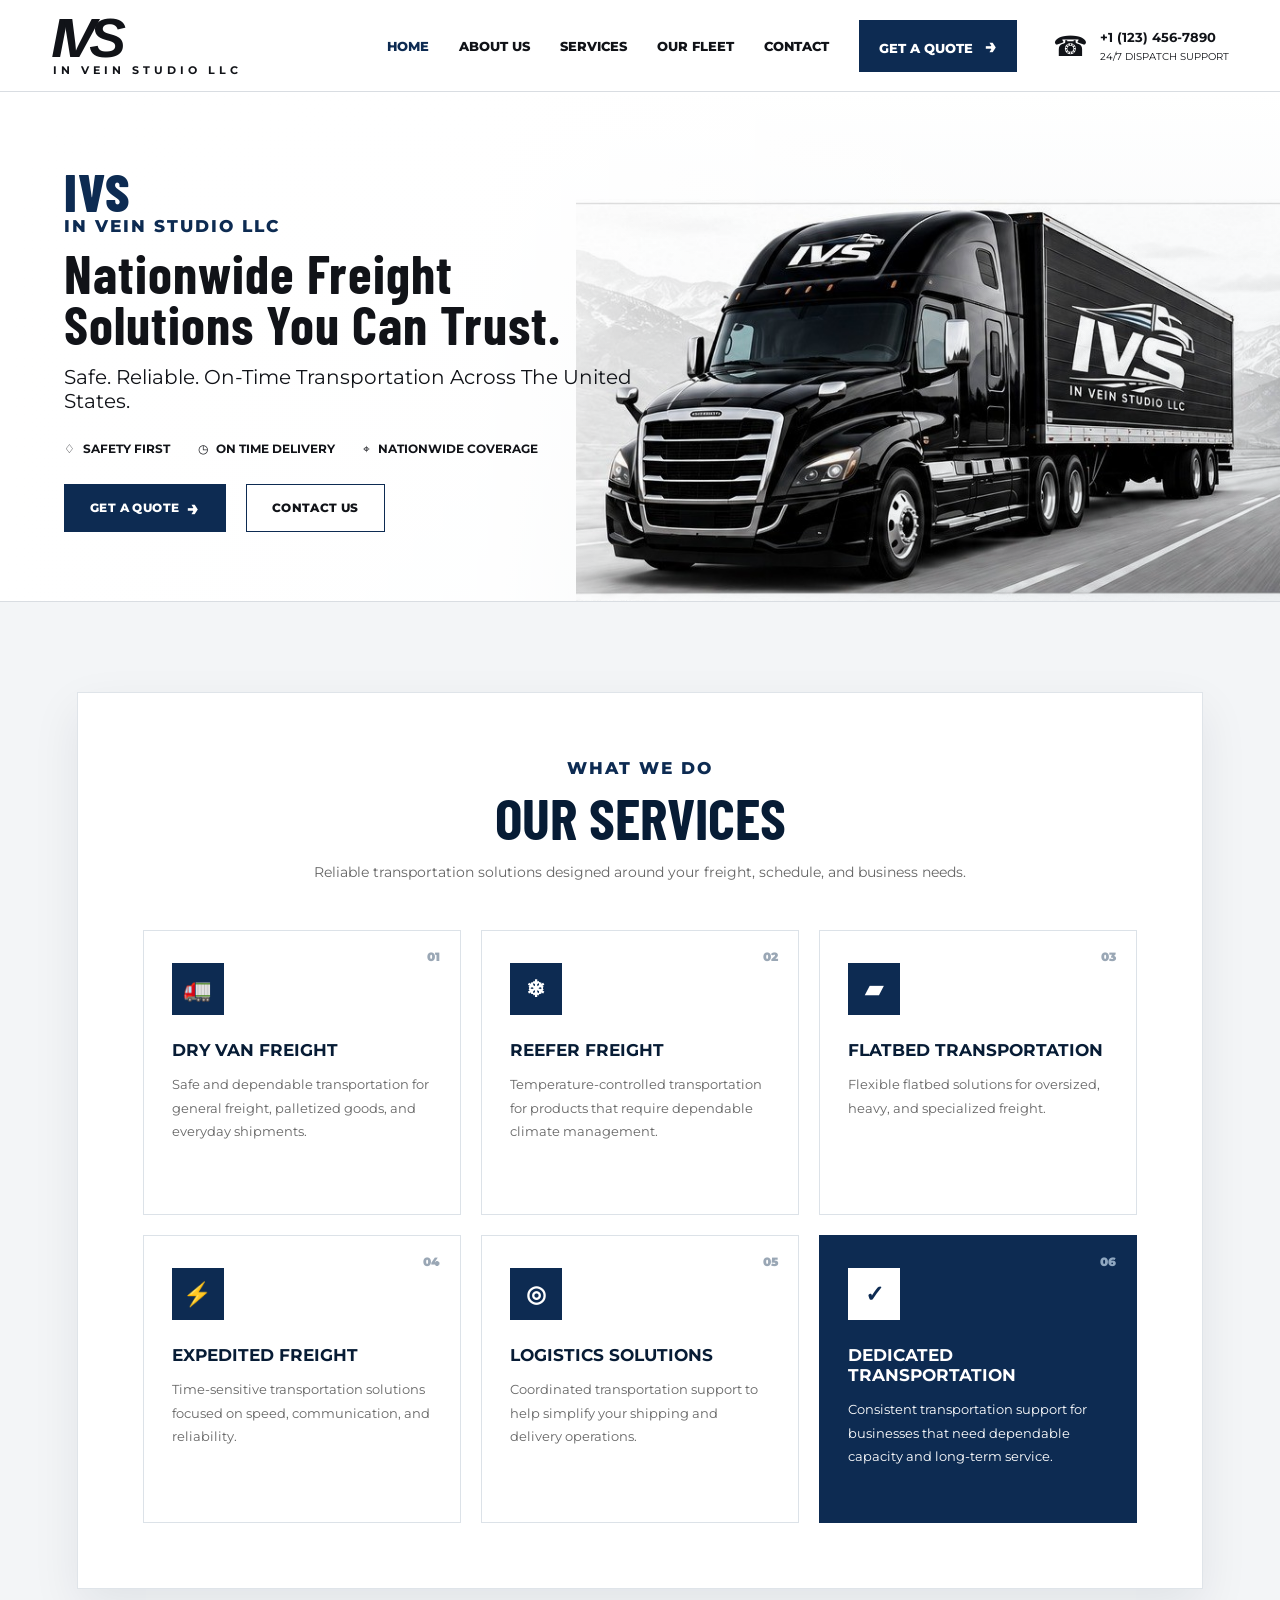
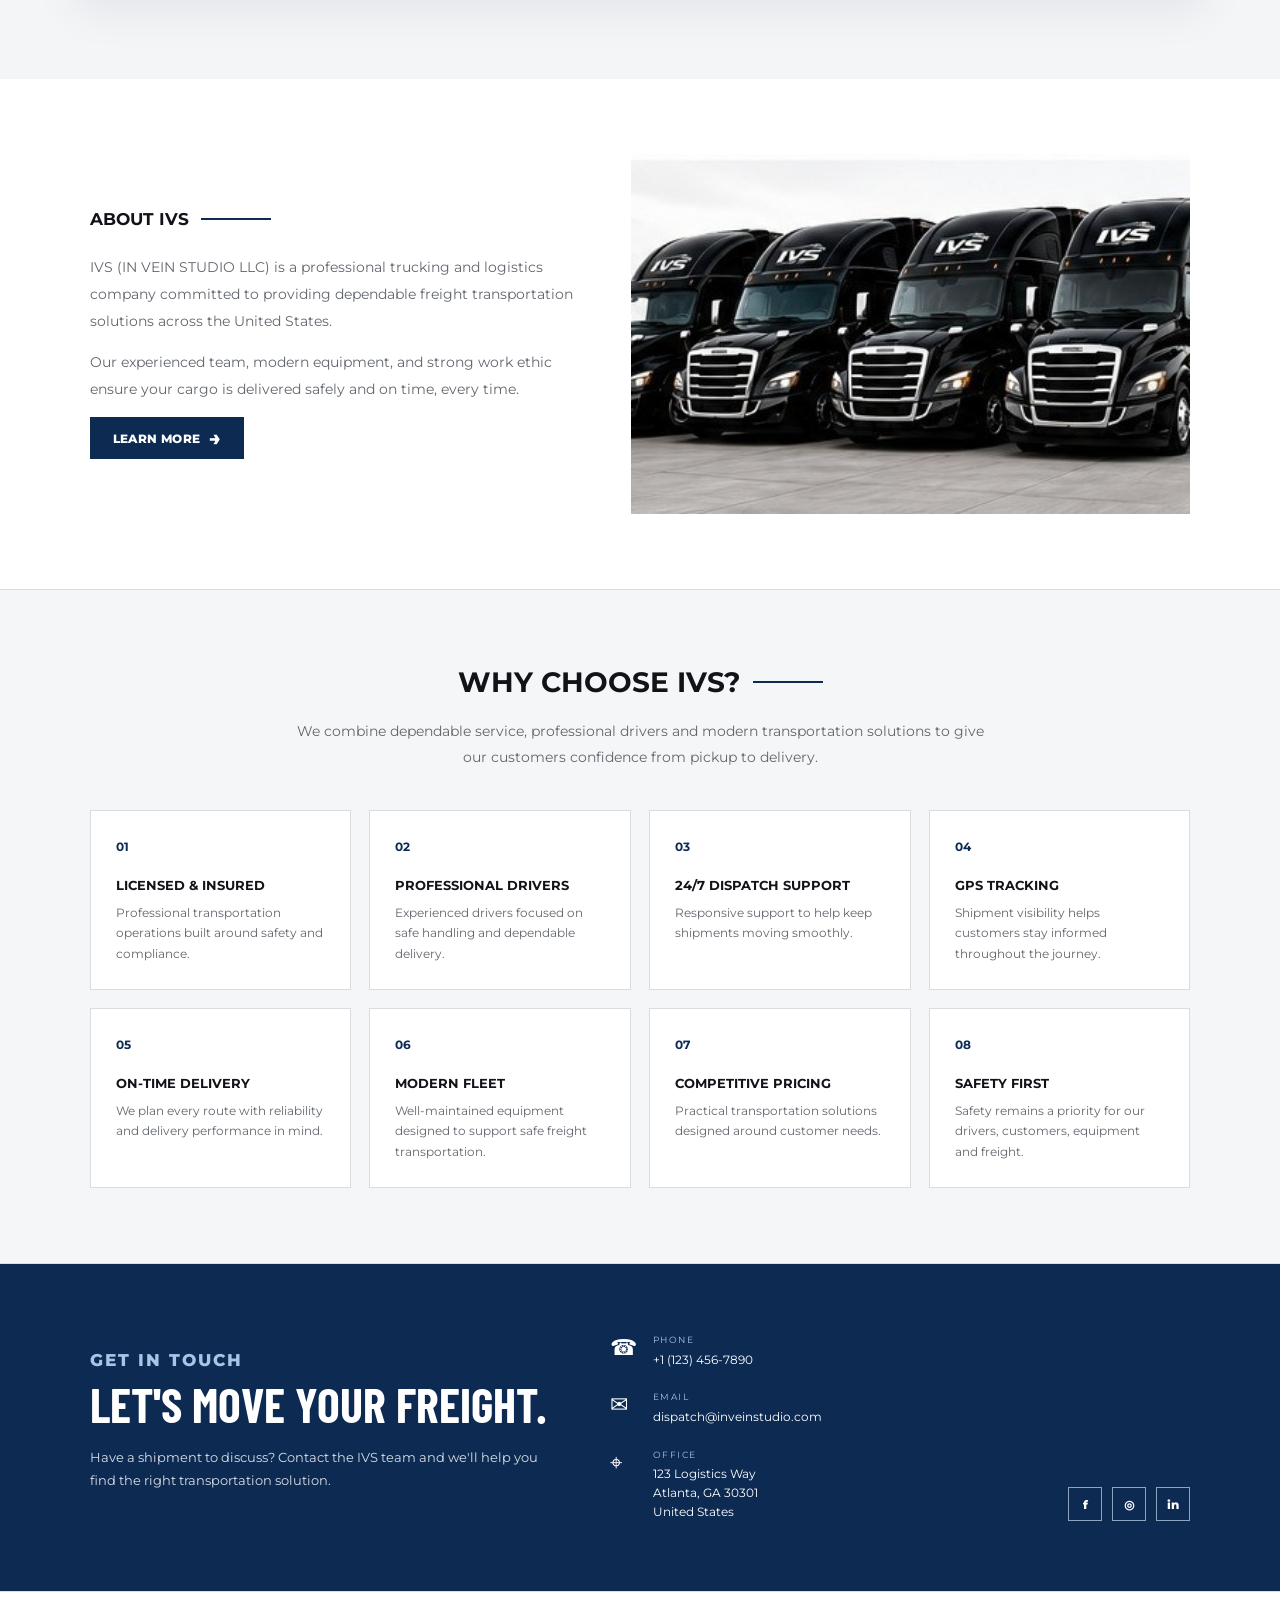
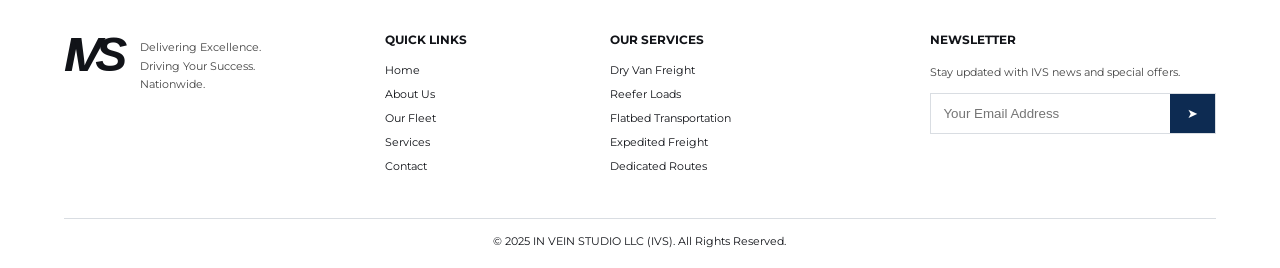
<file: index.html>
<!DOCTYPE html>
<html lang="en">
<head>
  <meta charset="UTF-8">
  <meta name="viewport" content="width=device-width, initial-scale=1.0">

  <title>IVS – In Vein Studio LLC | Nationwide Freight Solutions</title>

  <meta name="description"
        content="IVS – In Vein Studio LLC provides reliable nationwide freight and trucking solutions across the United States.">

   <meta name="keywords" content="IVS, In Vein Studio LLC, trucking, freight, logistics, nationwide transportation">

   <meta name="theme-color" content="#0d2b52">
   
  <meta name="google-site-verification" content="SS88S6TOyUs8EuVmJc8j4MpnrCzIo7sKlIQFgjvzWRk" />

  <meta name="robots" content="index, follow">

  <link rel="icon" type="image/png" href="/logo.png">

  <link rel="canonical" href="https://ivs-llc.vercel.app/">

  <!-- Tell Google the preferred site name -->
  <script type="application/ld+json">
  {
    "@context": "https://schema.org",
    "@type": "WebSite",
    "name": "IVS – In Vein Studio LLC",
    "alternateName": "IVS",
    "url": "https://ivs-llc.vercel.app/"
  }
  </script>

  <!-- Tell Google the company logo -->
  <script type="application/ld+json">
  {
    "@context": "https://schema.org",
    "@type": "Organization",
    "name": "IVS – In Vein Studio LLC",
    "url": "https://ivs-llc.vercel.app/",
    "logo": "https://ivs-llc.vercel.app/logo.png"
  }
  </script>

  <link rel="stylesheet" href="style.css">
</head>







<body>
  <header class="site-header">
    <a class="brand" href="#home" aria-label="IVS Home">
      <span class="brand-mark">IVS</span>
      <span class="brand-sub">IN VEIN STUDIO LLC</span>
    </a>

    <button class="menu-toggle" aria-label="Open navigation" aria-expanded="false">☰</button>

    <nav class="nav" id="nav">
      <a class="active" href="#home">HOME</a>
      <a href="/about.html">ABOUT US</a>
      <a href="#services">SERVICES</a>
      <a href="#fleet">OUR FLEET</a>
      <a href="#contact">CONTACT</a>
      <a class="nav-quote" href="#quote">GET A QUOTE <span>→</span></a>
    </nav>

    <div class="header-phone">
      <span class="phone-icon">☎</span>
      <div><strong>+1 (123) 456-7890</strong><small>24/7 DISPATCH SUPPORT</small></div>
    </div>
  </header>

  <main>
    <section class="hero" id="home">
      <div class="hero-bg"></div>
      <div class="hero-content">
        <h1 class="eyebrow">IVS</h1>
        <p class="eyebrow">IN VEIN STUDIO LLC</p>
        
        <h2>Nationwide Freight<br> Solutions You Can Trust.</h2>

        <p class="hero-copy">Safe. Reliable. On-Time Transportation Across The United States.</p>

        <div class="trust-row">
          <span>♢ <b>SAFETY FIRST</b></span>
          <span>◷ <b>ON TIME DELIVERY</b></span>
          <span>⌖ <b>NATIONWIDE COVERAGE</b></span>
        </div>

        <div class="hero-actions">
          <a class="btn primary" href="#quote">GET A QUOTE <span>→</span></a>
          <a class="btn outline" href="#contact">CONTACT US</a>
        </div>
      </div>
      <img class="hero-truck" src="hero-truck.jpg" alt="IVS semi truck">
    </section>

    
<section id="services" class="services-section">
  <div class="services-container">
    <div class="section-heading">
      <p class="eyebrow">WHAT WE DO</p>
      <h2>OUR SERVICES</h2>
      <p>Reliable transportation solutions designed around your freight, schedule, and business needs.</p>
    </div>

    <div class="services-grid">
      <article class="service-card">
        <div class="service-number">01</div>
        <div class="service-icon">🚛</div>
        <h3>DRY VAN FREIGHT</h3>
        <p>Safe and dependable transportation for general freight, palletized goods, and everyday shipments.</p>
        
      </article>

      <article class="service-card">
        <div class="service-number">02</div>
        <div class="service-icon">❄</div>
        <h3>REEFER FREIGHT</h3>
        <p>Temperature-controlled transportation for products that require dependable climate management.</p>
        
      </article>

      <article class="service-card">
        <div class="service-number">03</div>
        <div class="service-icon">▰</div>
        <h3>FLATBED TRANSPORTATION</h3>
        <p>Flexible flatbed solutions for oversized, heavy, and specialized freight.</p>
        
      </article>

      <article class="service-card">
        <div class="service-number">04</div>
        <div class="service-icon">⚡</div>
        <h3>EXPEDITED FREIGHT</h3>
        <p>Time-sensitive transportation solutions focused on speed, communication, and reliability.</p>
        
      </article>

      <article class="service-card">
        <div class="service-number">05</div>
        <div class="service-icon">◎</div>
        <h3>LOGISTICS SOLUTIONS</h3>
        <p>Coordinated transportation support to help simplify your shipping and delivery operations.</p>
        
      </article>

      <article class="service-card service-card-featured">
        <div class="service-number">06</div>
        <div class="service-icon">✓</div>
        <h3>DEDICATED TRANSPORTATION</h3>
        <p>Consistent transportation support for businesses that need dependable capacity and long-term service.</p>
        
      </article>
    </div>
  </div>
</section>


    <section class="about-section" id="about">
      <div class="about-inner">
        <div class="about-copy">
          <div class="title-line"><h2>ABOUT IVS</h2><span></span></div>
          <p>IVS (IN VEIN STUDIO LLC) is a professional trucking and logistics company committed to providing dependable freight transportation solutions across the United States.</p>
          <p>Our experienced team, modern equipment, and strong work ethic ensure your cargo is delivered safely and on time, every time.</p>
          <a class="btn primary small" href="about.html">LEARN MORE <span>→</span></a>
        </div>
        <div class="fleet-image"><img src="fleet-trucks.jpg" alt="IVS fleet of trucks"></div>
      </div>
    </section>

    <section class="why-section" id="why-choose">
      <div class="why-inner">
        <div class="title-line"><h2>WHY CHOOSE IVS?</h2><span></span></div>
        <p class="section-intro">We combine dependable service, professional drivers and modern transportation solutions to give our customers confidence from pickup to delivery.</p>
        <div class="why-grid">
          <article><strong>01</strong><h3>LICENSED &amp; INSURED</h3><p>Professional transportation operations built around safety and compliance.</p></article>
          <article><strong>02</strong><h3>PROFESSIONAL DRIVERS</h3><p>Experienced drivers focused on safe handling and dependable delivery.</p></article>
          <article><strong>03</strong><h3>24/7 DISPATCH SUPPORT</h3><p>Responsive support to help keep shipments moving smoothly.</p></article>
          <article><strong>04</strong><h3>GPS TRACKING</h3><p>Shipment visibility helps customers stay informed throughout the journey.</p></article>
          <article><strong>05</strong><h3>ON-TIME DELIVERY</h3><p>We plan every route with reliability and delivery performance in mind.</p></article>
          <article><strong>06</strong><h3>MODERN FLEET</h3><p>Well-maintained equipment designed to support safe freight transportation.</p></article>
          <article><strong>07</strong><h3>COMPETITIVE PRICING</h3><p>Practical transportation solutions designed around customer needs.</p></article>
          <article><strong>08</strong><h3>SAFETY FIRST</h3><p>Safety remains a priority for our drivers, customers, equipment and freight.</p></article>
        </div>
      </div>
    </section>

    <section class="contact-section" id="contact">
      <div class="contact-inner">
        <div><p class="eyebrow">GET IN TOUCH</p><h2>LET'S MOVE YOUR FREIGHT.</h2><p class="contact-intro">Have a shipment to discuss? Contact the IVS team and we'll help you find the right transportation solution.</p></div>
        <div class="contact-details">
          <div><span>☎</span><div><small>PHONE</small><a href="tel:+11234567890">+1 (123) 456-7890</a></div></div>
          <div><span>✉</span><div><small>EMAIL</small><a href="mailto:dispatch@inveinstudio.com">dispatch@inveinstudio.com</a></div></div>
          <div><span>⌖</span><div><small>OFFICE</small><p>123 Logistics Way<br>Atlanta, GA 30301<br>United States</p></div></div>
        </div>
        <div class="socials"><a href="#" aria-label="Facebook">f</a><a href="#" aria-label="Instagram">◎</a><a href="#" aria-label="LinkedIn">in</a></div>
      </div>
    </section>

    <!-- <section class="quote-section" id="quote">
      <div>
        <p class="eyebrow">FAST • SAFE • RELIABLE</p>
        <h2>MOVE YOUR FREIGHT WITH CONFIDENCE.</h2>
        <p>Tell us what you need transported and our dispatch team will get back to you.</p>
      </div>
      <form id="quoteForm">
        <input name="name" placeholder="Your Name" required>
        <input name="email" type="email" placeholder="Email Address" required>
        <input name="phone" placeholder="Phone Number">
        <select name="service">
          <option>Dry Van Freight</option>
          <option>Reefer Loads</option>
          <option>Flatbed Transportation</option>
          <option>Expedited Freight</option>
          <option>Dedicated Routes</option>
          <option>Logistics Solutions</option>
        </select>
        <textarea name="message" placeholder="Tell us about your shipment"></textarea>
        <button class="btn primary" type="submit">REQUEST A QUOTE →</button>
        <p class="form-note" id="formNote"></p>
      </form>
    </section> -->
  </main>

  <footer class="footer">
    <div class="footer-brand">
      <div class="brand-mark">IVS</div>
      <p>Delivering Excellence.<br>Driving Your Success.<br>Nationwide.</p>
    </div>
    <div>
      <h3>QUICK LINKS</h3>
      <a href="#home">Home</a><a href="about.html">About Us</a><a href="#fleet">Our Fleet</a><a href="#services">Services</a><a href="#contact">Contact</a>
    </div>
    <div>
      <h3>OUR SERVICES</h3>
      <a href="#services">Dry Van Freight</a><a href="#services">Reefer Loads</a><a href="#services">Flatbed Transportation</a><a href="#services">Expedited Freight</a><a href="#services">Dedicated Routes</a>
    </div>
    <div>
      <h3>NEWSLETTER</h3>
      <p>Stay updated with IVS news and special offers.</p>
      <form class="newsletter" onsubmit="return false;">
        <input type="email" placeholder="Your Email Address">
        <button aria-label="Subscribe">➤</button>
      </form>
    </div>
    <div class="copyright">© 2025 IN VEIN STUDIO LLC (IVS). All Rights Reserved.</div>
  </footer>

  <script src="script.js"></script>
</body>
</html>
</file>
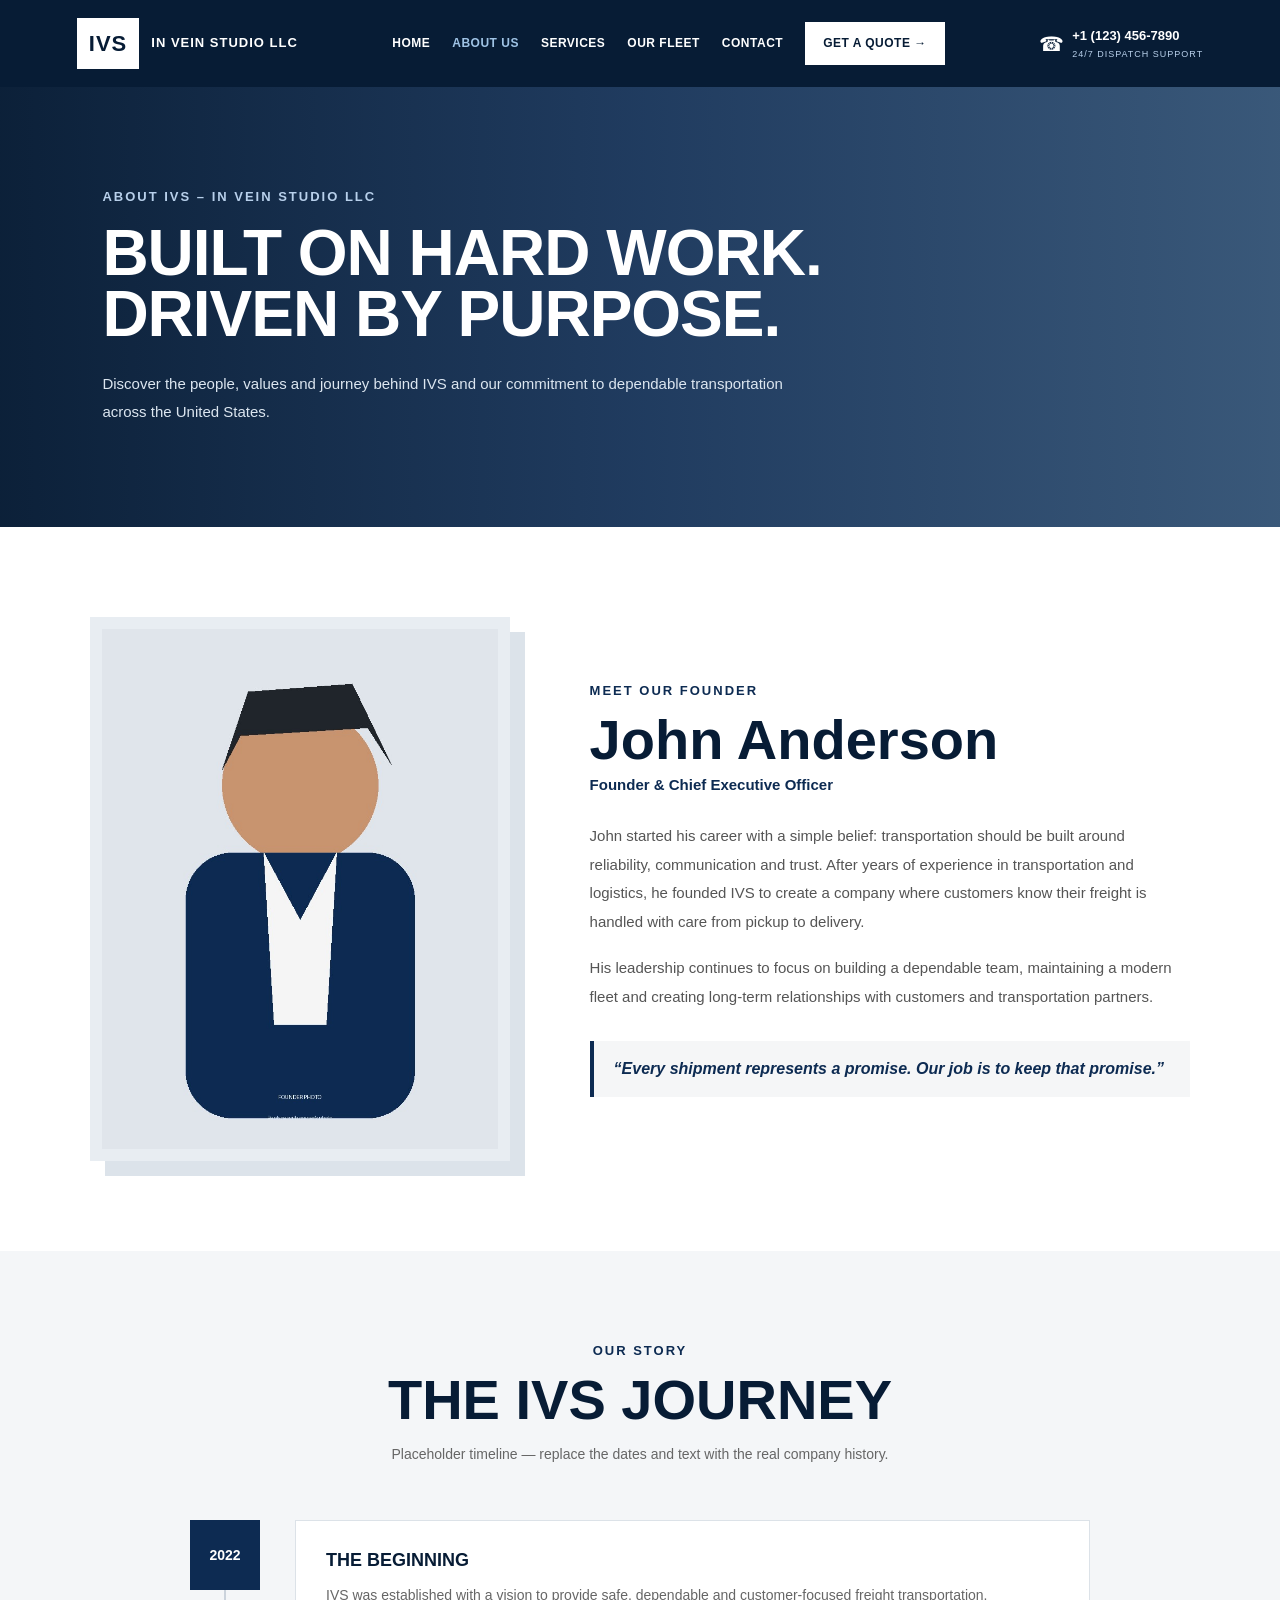
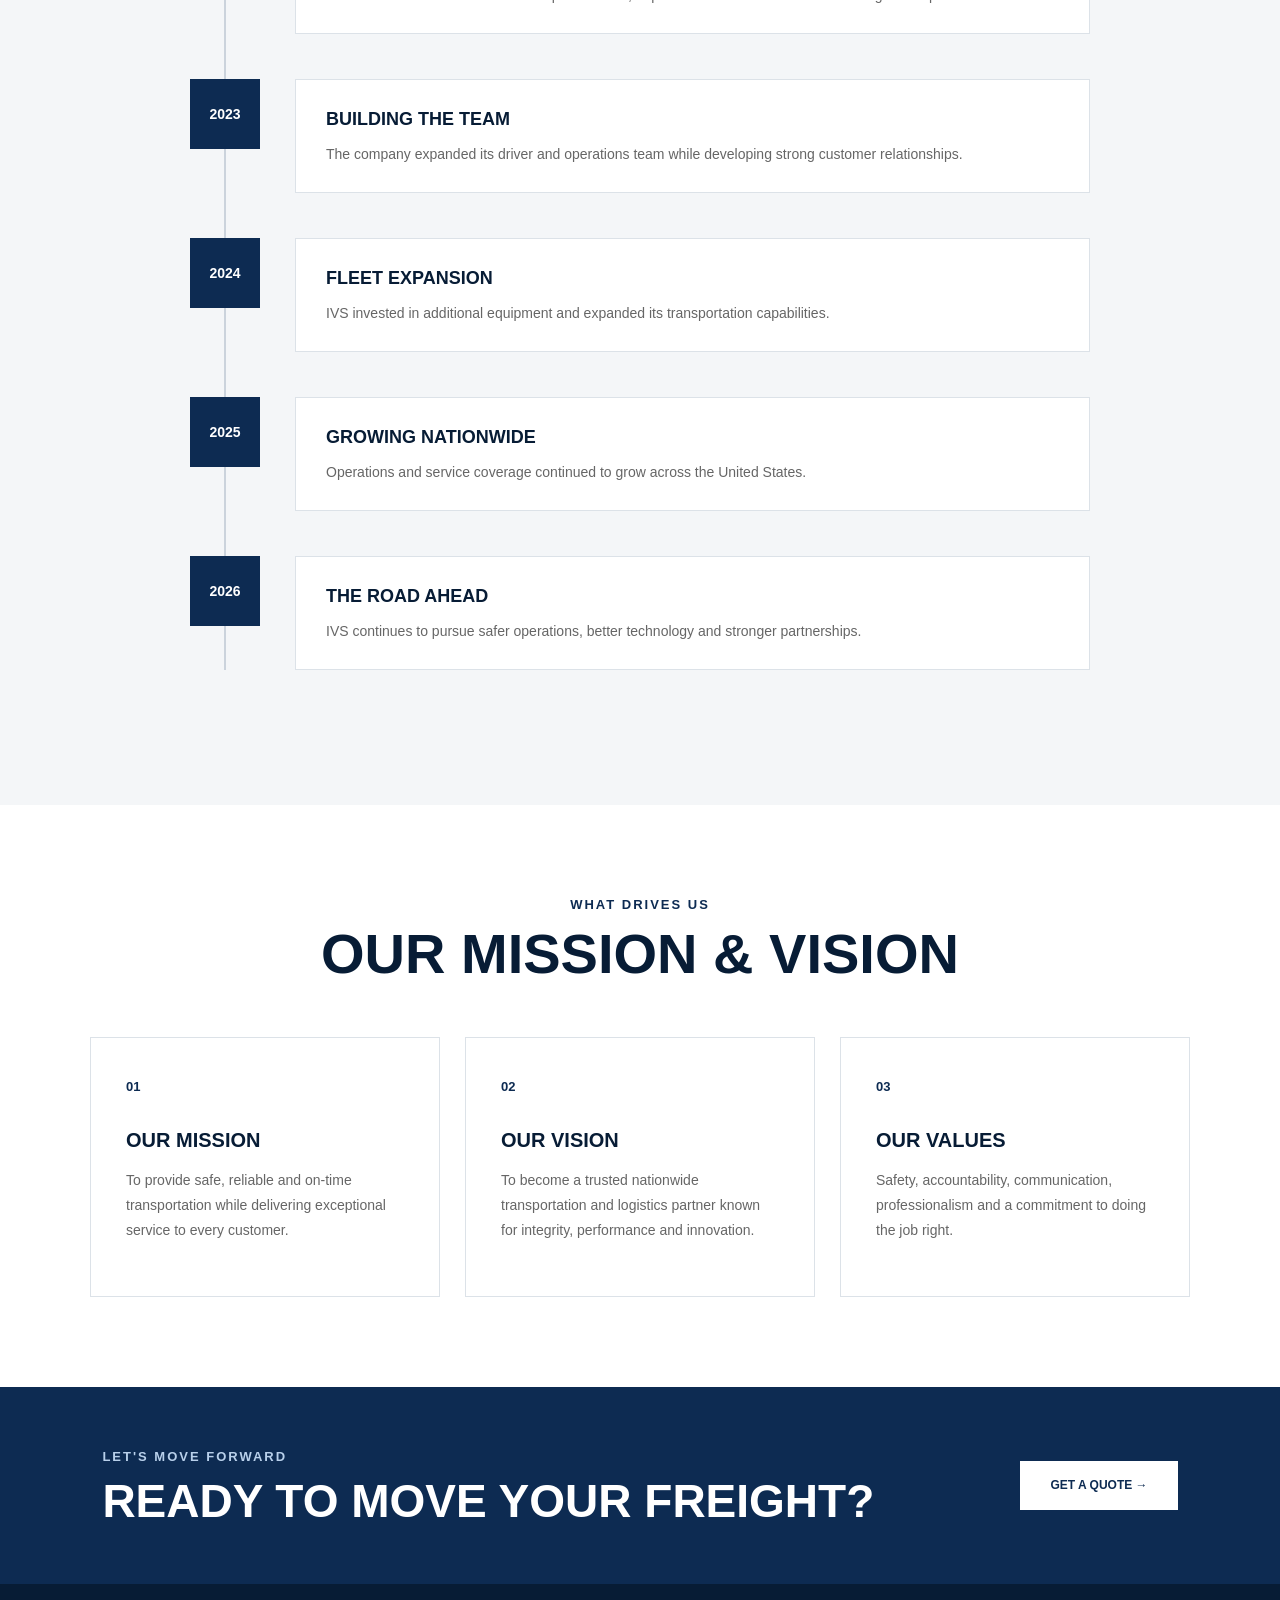
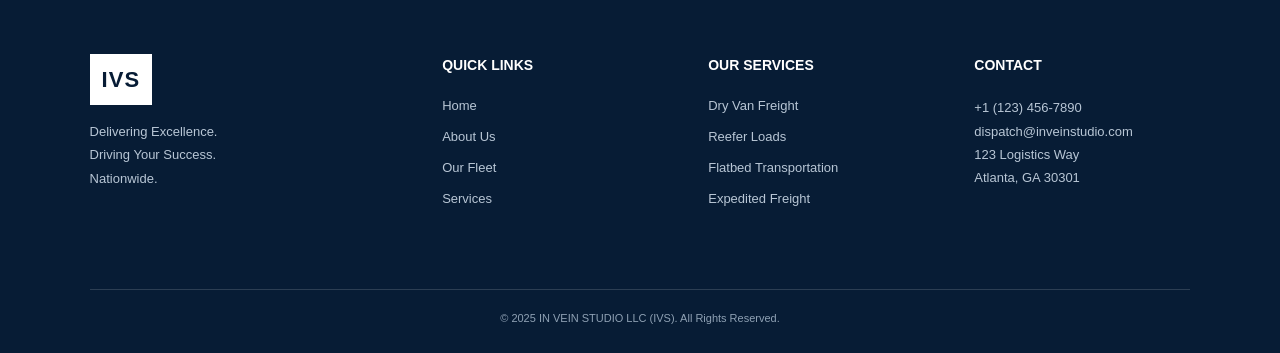
<file: about.html>
<!DOCTYPE html>
<html lang="en">

<head>
    <meta charset="UTF-8">
    <meta name="viewport" content="width=device-width, initial-scale=1.0">

    <title>About Us | IVS – In Vein Studio LLC</title>

    <meta name="description"
        content="Learn about IVS – In Vein Studio LLC, our founder, company journey, mission and values.">


    <script type="application/ld+json">
  {
    "@context": "https://schema.org",
    "@type": "WebSite",
    "name": "IVS – In Vein Studio LLC",
    "alternateName": "IVS",
    "url": "https://ivs-llc.vercel.app/"
  }
  </script>

  
  <script type="application/ld+json">
  {
    "@context": "https://schema.org",
    "@type": "Organization",
    "name": "IVS – In Vein Studio LLC",
    "url": "https://ivs-llc.vercel.app/",
    "logo": "https://ivs-llc.vercel.app/logo.png"
  }
  </script>



    <style>

        /* ================================
           GLOBAL
        ================================= */

        * {
            box-sizing: border-box;
            margin: 0;
            padding: 0;
        }

        html {
            scroll-behavior: smooth;
        }

        body {
            font-family: Arial, Helvetica, sans-serif;
            color: #333;
            background: #fff;
            line-height: 1.6;
        }

        a {
            text-decoration: none;
        }

        img {
            max-width: 100%;
            display: block;
        }

        .eyebrow {
            color: #0d2b52;
            font-size: 13px;
            font-weight: 800;
            letter-spacing: 2px;
            margin-bottom: 10px;
        }


        /* ================================
           HEADER
        ================================= */

        .site-header {
            width: 100%;
            background: #071c35;
            color: white;
            padding: 18px 6%;
            display: flex;
            align-items: center;
            justify-content: space-between;
            gap: 30px;
            position: sticky;
            top: 0;
            z-index: 1000;
        }

        .brand {
            display: flex;
            align-items: center;
            gap: 12px;
            color: white;
        }

        .brand-mark {
            background: white;
            color: #071c35;
            font-size: 22px;
            font-weight: 900;
            padding: 8px 12px;
            letter-spacing: 1px;
        }

        .brand-sub {
            font-size: 13px;
            font-weight: 700;
            letter-spacing: 1px;
        }

        .nav {
            display: flex;
            align-items: center;
            gap: 22px;
        }

        .nav a {
            color: white;
            font-size: 12px;
            font-weight: 700;
            letter-spacing: .5px;
            transition: .3s;
        }

        .nav a:hover,
        .nav a.active {
            color: #9fc3e5;
        }

        .nav-quote {
            background: white;
            color: #071c35 !important;
            padding: 12px 18px;
        }

        .header-phone {
            display: flex;
            align-items: center;
            gap: 8px;
            font-size: 13px;
        }

        .header-phone strong {
            display: block;
        }

        .header-phone small {
            display: block;
            font-size: 9px;
            color: #b8d0eb;
            letter-spacing: 1px;
        }

        .menu-toggle {
            display: none;
            background: transparent;
            border: none;
            color: white;
            font-size: 26px;
            cursor: pointer;
        }


        /* ================================
           HERO
        ================================= */

        .about-hero {
            min-height: 440px;
            padding: 100px 8%;
            display: flex;
            align-items: center;

            background:
                linear-gradient(
                    90deg,
                    rgba(7, 28, 53, .98),
                    rgba(13, 43, 82, .92),
                    rgba(23, 59, 98, .85)
                );

            color: white;
        }

        .about-hero > div {
            max-width: 850px;
        }

        .about-hero .eyebrow {
            color: #b8d0eb;
        }

        .about-hero h1 {
            font-size: 64px;
            line-height: .95;
            margin: 15px 0 25px;
            font-weight: 900;
            letter-spacing: -1px;
        }

        .about-hero p:last-child {
            max-width: 720px;
            color: #dce6f0;
            font-size: 15px;
            line-height: 1.9;
        }


        /* ================================
           FOUNDER SECTION
        ================================= */

        .section-wide {
            max-width: 1400px;
            margin: auto;
            padding: 90px 7%;
        }

        .founder {
            display: grid;
            grid-template-columns: 420px 1fr;
            align-items: center;
            gap: 80px;
        }

        .founder-photo {
            background: #e8edf2;
            padding: 12px;
            box-shadow: 15px 15px 0 #dce3ea;
        }

        .founder-photo img {
            width: 100%;
            height: 520px;
            object-fit: cover;
        }

        .founder-content h2 {
            color: #071c35;
            font-size: 56px;
            line-height: 1;
            margin-bottom: 5px;
            font-weight: 900;
        }

        .role {
            color: #0d2b52;
            font-size: 15px;
            font-weight: 800;
            margin-bottom: 25px;
        }

        .founder-content > p:not(.eyebrow):not(.role) {
            color: #555;
            font-size: 15px;
            line-height: 1.9;
            margin-bottom: 18px;
        }

        blockquote {
            margin-top: 30px;
            padding: 15px 20px;
            border-left: 4px solid #0d2b52;
            color: #0d2b52;
            font-weight: 700;
            font-style: italic;
            background: #f5f6f7;
        }


        /* ================================
           COMPANY JOURNEY
        ================================= */

        .journey {
            max-width: none;
            background: #f4f6f8;
        }

        .center-title {
            max-width: 800px;
            text-align: center;
            margin: 0 auto 55px;
        }

        .center-title h2 {
            color: #071c35;
            font-size: 56px;
            line-height: 1;
            margin-bottom: 15px;
            font-weight: 900;
        }

        .center-title > p:last-child {
            color: #666;
            font-size: 14px;
        }

        .timeline {
            max-width: 900px;
            margin: auto;
            position: relative;
        }

        .timeline::before {
            content: "";
            position: absolute;
            left: 34px;
            top: 0;
            bottom: 0;
            width: 2px;
            background: #cbd3dc;
        }

        .timeline article {
            position: relative;
            display: grid;
            grid-template-columns: 70px 1fr;
            gap: 35px;
            margin-bottom: 45px;
        }

        .timeline article > span {
            width: 70px;
            height: 70px;
            display: flex;
            justify-content: center;
            align-items: center;

            background: #0d2b52;
            color: white;

            font-weight: 900;
            font-size: 14px;

            position: relative;
            z-index: 2;
        }

        .timeline article div {
            background: white;
            padding: 25px 30px;
            border: 1px solid #dce2e8;
        }

        .timeline h3 {
            color: #071c35;
            font-size: 18px;
            margin-bottom: 8px;
        }

        .timeline p {
            color: #666;
            font-size: 14px;
            line-height: 1.8;
        }


        /* ================================
           MISSION / VISION / VALUES
        ================================= */

        .values {
            padding: 90px 7%;
            background: white;
        }

        .value-grid {
            max-width: 1100px;
            margin: auto;

            display: grid;
            grid-template-columns: repeat(3, 1fr);
            gap: 25px;
        }

        .value-grid article {
            padding: 35px;
            min-height: 260px;

            border: 1px solid #dce2e8;
            background: white;

            transition: .3s;
        }

        .value-grid article:hover {
            transform: translateY(-6px);
            box-shadow: 0 15px 30px rgba(0, 0, 0, .08);
        }

        .value-grid span {
            color: #0d2b52;
            font-size: 13px;
            font-weight: 900;
        }

        .value-grid h3 {
            color: #071c35;
            font-size: 20px;
            margin: 25px 0 12px;
        }

        .value-grid p {
            color: #666;
            font-size: 14px;
            line-height: 1.8;
        }


        /* ================================
           CALL TO ACTION
        ================================= */

        .cta {
            background: #0d2b52;
            color: white;

            padding: 60px 8%;

            display: flex;
            align-items: center;
            justify-content: space-between;
            gap: 30px;
        }

        .cta .eyebrow {
            color: #b8d0eb;
        }

        .cta h2 {
            font-size: 46px;
            line-height: 1;
        }

        .btn {
            display: inline-block;
            padding: 15px 30px;
            font-weight: 800;
            font-size: 12px;
        }

        .btn.primary {
            background: white;
            color: #0d2b52;
        }

        .btn.primary:hover {
            background: #dce8f3;
        }


        /* ================================
           FOOTER
        ================================= */

        .footer {
            background: #071c35;
            color: white;

            padding: 70px 7% 25px;

            display: grid;
            grid-template-columns: 1.4fr 1fr 1fr 1fr;
            gap: 50px;
        }

        .footer-brand .brand-mark {
            display: inline-block;
            margin-bottom: 15px;
        }

        .footer-brand p {
            color: #b8c6d5;
            font-size: 13px;
            line-height: 1.8;
        }

        .footer h3 {
            font-size: 14px;
            margin-bottom: 20px;
        }

        .footer a {
            display: block;
            color: #b8c6d5;
            font-size: 13px;
            margin-bottom: 10px;
            transition: .3s;
        }

        .footer a:hover {
            color: white;
        }

        .footer p {
            color: #b8c6d5;
            font-size: 13px;
            line-height: 1.8;
        }

        .copyright {
            grid-column: 1 / -1;

            border-top: 1px solid rgba(255,255,255,.15);

            padding-top: 20px;
            margin-top: 20px;

            text-align: center;

            color: #8fa1b4;
            font-size: 11px;
        }


        /* ================================
           RESPONSIVE
        ================================= */

        @media(max-width:1100px) {

            .nav {
                gap: 14px;
            }

            .header-phone {
                display: none;
            }

            .founder {
                grid-template-columns: 350px 1fr;
                gap: 50px;
            }

        }


        @media(max-width:800px) {

            .site-header {
                padding: 15px 5%;
            }

            .menu-toggle {
                display: block;
            }

            .nav {
                display: none;
                width: 100%;
                flex-direction: column;
                align-items: flex-start;
                gap: 18px;

                padding-top: 20px;
            }

            .nav.open {
                display: flex;
            }

            .about-hero {
                padding: 75px 6%;
                min-height: 360px;
            }

            .about-hero h1 {
                font-size: 46px;
            }

            .founder {
                grid-template-columns: 1fr;
                gap: 50px;
                padding: 65px 6%;
            }

            .founder-photo img {
                height: 450px;
            }

            .founder-content h2 {
                font-size: 46px;
            }

            .journey {
                padding: 65px 6%;
            }

            .center-title h2 {
                font-size: 46px;
            }

            .value-grid {
                grid-template-columns: 1fr;
            }

            .values {
                padding: 65px 6%;
            }

            .cta {
                padding: 50px 6%;
                flex-direction: column;
                align-items: flex-start;
            }

            .cta h2 {
                font-size: 38px;
            }

            .footer {
                grid-template-columns: 1fr 1fr;
                padding: 55px 6% 25px;
            }

        }


        @media(max-width:550px) {

            .brand-sub {
                display: none;
            }

            .about-hero h1 {
                font-size: 38px;
            }

            .about-hero p:last-child {
                font-size: 14px;
            }

            .founder-photo img {
                height: 380px;
            }

            .founder-content h2 {
                font-size: 40px;
            }

            .center-title h2 {
                font-size: 40px;
            }

            .timeline article {
                grid-template-columns: 55px 1fr;
                gap: 20px;
            }

            .timeline article > span {
                width: 55px;
                height: 55px;
                font-size: 12px;
            }

            .timeline::before {
                left: 26px;
            }

            .timeline article div {
                padding: 20px;
            }

            .footer {
                grid-template-columns: 1fr;
            }

        }

    </style>
</head>


<body>


    <!-- ================================
         HEADER
    ================================= -->

    <header class="site-header">

        <a class="brand" href="index.html">

            <span class="brand-mark">
                IVS
            </span>

            <span class="brand-sub">
                IN VEIN STUDIO LLC
            </span>

        </a>


        <button class="menu-toggle" aria-label="Open navigation">
            ☰
        </button>


        <nav class="nav">

            <a href="index.html">
                HOME
            </a>

            <a href="about.html" class="active">
                ABOUT US
            </a>

            <a href="index.html#services">
                SERVICES
            </a>

            <a href="index.html#fleet">
                OUR FLEET
            </a>

            <a href="index.html#contact">
                CONTACT
            </a>

            <a href="index.html#quote" class="nav-quote">
                GET A QUOTE →
            </a>

        </nav>


        <div class="header-phone">

            <span style="font-size:20px;">
                ☎
            </span>

            <div>

                <strong>
                    +1 (123) 456-7890
                </strong>

                <small>
                    24/7 DISPATCH SUPPORT
                </small>

            </div>

        </div>

    </header>



    <!-- ================================
         HERO
    ================================= -->

    <section class="about-hero">

        <div>

            <p class="eyebrow">
                ABOUT IVS – IN VEIN STUDIO LLC
            </p>

            <h1>
                BUILT ON HARD WORK.
                <br>
                DRIVEN BY PURPOSE.
            </h1>

            <p>
                Discover the people, values and journey behind IVS
                and our commitment to dependable transportation
                across the United States.
            </p>

        </div>

    </section>



    <!-- ================================
         FOUNDER
    ================================= -->

    <section class="founder section-wide">

        <div class="founder-photo">

            <img
                src="owner-placeholder.jpg"
                alt="Founder placeholder photo"
            >

        </div>


        <div class="founder-content">

            <p class="eyebrow">
                MEET OUR FOUNDER
            </p>

            <h2>
                John Anderson
            </h2>

            <p class="role">
                Founder &amp; Chief Executive Officer
            </p>

            <p>
                John started his career with a simple belief:
                transportation should be built around reliability,
                communication and trust. After years of experience
                in transportation and logistics, he founded IVS to
                create a company where customers know their freight
                is handled with care from pickup to delivery.
            </p>

            <p>
                His leadership continues to focus on building a
                dependable team, maintaining a modern fleet and
                creating long-term relationships with customers
                and transportation partners.
            </p>

            <blockquote>
                “Every shipment represents a promise.
                Our job is to keep that promise.”
            </blockquote>

        </div>

    </section>



    <!-- ================================
         COMPANY JOURNEY
    ================================= -->

    <section class="journey section-wide">

        <div class="center-title">

            <p class="eyebrow">
                OUR STORY
            </p>

            <h2>
                THE IVS JOURNEY
            </h2>

            <p>
                Placeholder timeline — replace the dates and
                text with the real company history.
            </p>

        </div>


        <div class="timeline">


            <article>

                <span>
                    2022
                </span>

                <div>

                    <h3>
                        THE BEGINNING
                    </h3>

                    <p>
                        IVS was established with a vision to
                        provide safe, dependable and
                        customer-focused freight transportation.
                    </p>

                </div>

            </article>


            <article>

                <span>
                    2023
                </span>

                <div>

                    <h3>
                        BUILDING THE TEAM
                    </h3>

                    <p>
                        The company expanded its driver and
                        operations team while developing strong
                        customer relationships.
                    </p>

                </div>

            </article>


            <article>

                <span>
                    2024
                </span>

                <div>

                    <h3>
                        FLEET EXPANSION
                    </h3>

                    <p>
                        IVS invested in additional equipment
                        and expanded its transportation
                        capabilities.
                    </p>

                </div>

            </article>


            <article>

                <span>
                    2025
                </span>

                <div>

                    <h3>
                        GROWING NATIONWIDE
                    </h3>

                    <p>
                        Operations and service coverage
                        continued to grow across the
                        United States.
                    </p>

                </div>

            </article>


            <article>

                <span>
                    2026
                </span>

                <div>

                    <h3>
                        THE ROAD AHEAD
                    </h3>

                    <p>
                        IVS continues to pursue safer operations,
                        better technology and stronger partnerships.
                    </p>

                </div>

            </article>


        </div>

    </section>



    <!-- ================================
         MISSION / VISION / VALUES
    ================================= -->

    <section class="values">

        <div class="center-title">

            <p class="eyebrow">
                WHAT DRIVES US
            </p>

            <h2>
                OUR MISSION &amp; VISION
            </h2>

        </div>


        <div class="value-grid">


            <article>

                <span>
                    01
                </span>

                <h3>
                    OUR MISSION
                </h3>

                <p>
                    To provide safe, reliable and on-time
                    transportation while delivering
                    exceptional service to every customer.
                </p>

            </article>


            <article>

                <span>
                    02
                </span>

                <h3>
                    OUR VISION
                </h3>

                <p>
                    To become a trusted nationwide
                    transportation and logistics partner
                    known for integrity, performance
                    and innovation.
                </p>

            </article>


            <article>

                <span>
                    03
                </span>

                <h3>
                    OUR VALUES
                </h3>

                <p>
                    Safety, accountability, communication,
                    professionalism and a commitment to
                    doing the job right.
                </p>

            </article>


        </div>

    </section>



    <!-- ================================
         CTA
    ================================= -->

    <section class="cta">

        <div>

            <p class="eyebrow">
                LET'S MOVE FORWARD
            </p>

            <h2>
                READY TO MOVE YOUR FREIGHT?
            </h2>

        </div>


        <a
            class="btn primary"
            href="index.html#quote"
        >
            GET A QUOTE →
        </a>

    </section>



    <!-- ================================
         FOOTER
    ================================= -->

    <footer class="footer">


        <div class="footer-brand">

            <div class="brand-mark">
                IVS
            </div>

            <p>
                Delivering Excellence.
                <br>
                Driving Your Success.
                <br>
                Nationwide.
            </p>

        </div>


        <div>

            <h3>
                QUICK LINKS
            </h3>

            <a href="index.html">
                Home
            </a>

            <a href="about.html">
                About Us
            </a>

            <a href="index.html#fleet">
                Our Fleet
            </a>

            <a href="index.html#services">
                Services
            </a>

        </div>


        <div>

            <h3>
                OUR SERVICES
            </h3>

            <a href="index.html#services">
                Dry Van Freight
            </a>

            <a href="index.html#services">
                Reefer Loads
            </a>

            <a href="index.html#services">
                Flatbed Transportation
            </a>

            <a href="index.html#services">
                Expedited Freight
            </a>

        </div>


        <div>

            <h3>
                CONTACT
            </h3>

            <p>
                +1 (123) 456-7890
            </p>

            <p>
                dispatch@inveinstudio.com
            </p>

            <p>
                123 Logistics Way
                <br>
                Atlanta, GA 30301
            </p>

        </div>


        <div class="copyright">

            © 2025 IN VEIN STUDIO LLC (IVS).
            All Rights Reserved.

        </div>


    </footer>



    <!-- ================================
         JAVASCRIPT
    ================================= -->

    <script>

        const menuButton =
            document.querySelector(".menu-toggle");

        const navigation =
            document.querySelector(".nav");


        menuButton.addEventListener("click", function () {

            navigation.classList.toggle("open");

        });


        // Close mobile menu after clicking a link

        document.querySelectorAll(".nav a").forEach(function (link) {

            link.addEventListener("click", function () {

                navigation.classList.remove("open");

            });

        });

    </script>


</body>
</html>
</file>
<file: style.css>
@import url('https://fonts.googleapis.com/css2?family=Barlow+Condensed:wght@600;700;800&family=Montserrat:wght@400;500;600;700;800&display=swap');

:root{
  --navy:#0d2b52;
  --navy2:#071c35;
  --ink:#111318;
  --muted:#62676e;
  --line:#d9dde2;
  --soft:#f5f6f7;
  --white:#fff;
}
*{box-sizing:border-box}
html{scroll-behavior:smooth}
body{margin:0;color:var(--ink);font-family:Montserrat,Arial,sans-serif;background:#fff}
a{text-decoration:none;color:inherit}
.site-header{height:92px;border-bottom:1px solid var(--line);display:flex;align-items:center;padding:0 4%;gap:30px;position:sticky;top:0;background:#fff;z-index:20}
.brand{min-width:300px;line-height:.85}
.brand-mark{font-family:Arial Black,Arial,sans-serif;font-size:55px;font-weight:900;letter-spacing:-7px;font-style:italic;display:block}
.brand-sub{font-size:11px;letter-spacing:4px;font-weight:700;margin-left:2px}
.nav{display:flex;align-items:center;gap:30px;flex:1;justify-content:center;font-size:13px;font-weight:800}
.nav a{padding:37px 0;white-space:nowrap}
.nav a.active{color:var(--navy)}
.nav-quote{background:var(--navy);color:#fff!important;padding:14px 20px!important}
.nav-quote span,.btn span{font-size:20px;margin-left:8px}
.header-phone{display:flex;align-items:center;gap:12px;white-space:nowrap}
.phone-icon{font-size:28px}
.header-phone strong{display:block;font-size:13px}
.header-phone small{display:block;font-size:10px;margin-top:5px}
.menu-toggle{display:none;background:none;border:0;font-size:28px}

.hero{position:relative;min-height:510px;overflow:hidden;border-bottom:1px solid var(--line);display:flex;align-items:center}
.hero-bg{position:absolute;inset:0;background:linear-gradient(90deg,#fff 0%,rgba(255,255,255,.96) 38%,rgba(255,255,255,.15) 75%,rgba(255,255,255,0) 100%),linear-gradient(#fff,#eef1f3);z-index:0}
.hero-content{position:relative;z-index:2;width:53%;padding:55px 0 50px 5%}
.eyebrow{color:var(--navy);font-weight:800;letter-spacing:2px;font-size:17px;margin:0 0 12px}
.hero h1{font-family:'Barlow Condensed',Arial,sans-serif;font-size:54px;line-height:.93;margin:0;letter-spacing:1px}
.hero h2{font-family:'Barlow Condensed',Arial,sans-serif;font-size:54px;line-height:.93;margin:0;letter-spacing:1px}
.hero-copy{font-size:20px;margin:16px 0 28px;max-width:700px}
.trust-row{display:flex;gap:28px;flex-wrap:wrap;font-size:12px}
.trust-row span{display:flex;align-items:center;gap:8px}
.trust-row b{font-size:12px}
.hero-actions{display:flex;gap:20px;margin-top:28px}
.btn{display:inline-flex;align-items:center;justify-content:center;min-height:48px;padding:0 25px;font-size:12px;font-weight:800;letter-spacing:.4px;border:1px solid var(--navy);cursor:pointer}
.primary{background:var(--navy);color:#fff}
.outline{background:#fff}
.small{min-height:42px;padding:0 22px}
.hero-truck{position:absolute;right:-3%;bottom:0;width:58%;max-height:450px;object-fit:cover;object-position:center;border:0;mix-blend-mode:multiply}

.services-strip{border-bottom:1px solid var(--line)}
.section-label{display:flex;align-items:center;justify-content:center;gap:20px;font-weight:800;font-size:18px;padding:10px 0}
.section-label span{height:1px;width:100px;background:var(--navy)}
.service-grid{display:grid;grid-template-columns:repeat(8,1fr)}
.service-grid article{min-height:104px;border-right:1px solid var(--line);display:flex;flex-direction:column;align-items:center;justify-content:center;text-align:center;padding:10px}
.service-grid article:last-child{border-right:0}
.service-icon{font-size:34px;font-weight:900;line-height:1;margin-bottom:9px}
.service-grid h3{font-size:10px;line-height:1.25;margin:0}

.section{padding:34px 4%;display:grid;grid-template-columns:1.1fr 2fr 1.05fr 1.1fr;gap:25px}
.title-line{display:flex;align-items:center;gap:12px;margin-bottom:20px}
.title-line h2{font-size:17px;margin:0;white-space:nowrap}
.title-line span{width:70px;height:2px;background:var(--navy)}
.about-copy p,.why li,.contact-card p{font-size:12px;line-height:1.8}
.about-copy p{margin:0 0 14px}
.fleet-image{overflow:hidden;min-height:245px}
.fleet-image img{width:100%;height:100%;object-fit:cover}
.why ul{list-style:none;padding:0;margin:0}
.why li{margin:0 0 6px}
.why li::before{content:'✓';display:inline-flex;align-items:center;justify-content:center;width:17px;height:17px;border-radius:50%;background:#111;color:#fff;font-size:10px;margin-right:9px}
.contact-card{border:1px solid var(--line);padding:18px}
.contact-card p{margin:0 0 17px}
.contact-card a:hover{color:var(--navy)}
.socials{display:flex;gap:15px;margin-top:24px}
.socials a{width:30px;height:30px;border:1px solid #111;display:grid;place-items:center;font-weight:800;font-size:12px}

.quote-section{background:var(--navy2);color:#fff;padding:55px 7%;display:grid;grid-template-columns:1fr 1.15fr;gap:70px}
.quote-section .eyebrow{color:#a9c4e6}
.quote-section h2{font-family:'Barlow Condensed';font-size:50px;line-height:.95;margin:10px 0 15px}
.quote-section p{line-height:1.7;color:#d7dee7}
#quoteForm{display:grid;grid-template-columns:1fr 1fr;gap:12px}
#quoteForm input,#quoteForm select,#quoteForm textarea{width:100%;padding:14px;border:1px solid #49617c;background:#102944;color:#fff;font:inherit;font-size:12px}
#quoteForm textarea{grid-column:1/-1;min-height:110px;resize:vertical}
#quoteForm .btn{border:0}
.form-note{grid-column:1/-1;margin:0!important;font-size:12px!important;color:#bfe4c5!important}

.footer{display:grid;grid-template-columns:1.5fr 1fr 1.5fr 1.5fr;gap:35px;padding:35px 5% 20px;border-top:1px solid var(--line);position:relative}
.footer-brand{display:flex;gap:20px;align-items:flex-start}
.footer-brand .brand-mark{font-size:48px}
.footer p{font-size:11px;line-height:1.7;color:#444}
.footer h3{font-size:12px;margin:5px 0 16px}
.footer>div>a{display:block;font-size:11px;margin:0 0 10px}
.newsletter{display:flex;border:1px solid var(--line)}
.newsletter input{border:0;outline:0;padding:12px;min-width:0;flex:1}
.newsletter button{width:45px;border:0;background:var(--navy);color:#fff}
.copyright{grid-column:1/-1;text-align:center;border-top:1px solid var(--line);padding-top:15px;font-size:11px}

@media(max-width:1100px){
  .brand{min-width:210px}
  .nav{gap:15px}
  .header-phone{display:none}
  .hero-content{width:65%}
  .hero-truck{width:60%;right:-12%}
  .section{grid-template-columns:1fr 1.5fr;grid-template-areas:"about fleet" "why contact"}
  .about-copy{grid-area:about}.fleet-image{grid-area:fleet}.why{grid-area:why}.contact-card{grid-area:contact}
}
@media(max-width:800px){
  .site-header{height:76px;padding:0 5%;justify-content:space-between}
  .brand{min-width:0}.brand-mark{font-size:42px}.brand-sub{font-size:8px;letter-spacing:3px}
  .menu-toggle{display:block}
  .nav{display:none;position:absolute;left:0;right:0;top:76px;background:#fff;border-bottom:1px solid var(--line);padding:10px 5%;flex-direction:column;gap:0}
  .nav.open{display:flex}
  .nav a{padding:14px 0;width:100%}
  .nav-quote{padding:14px 18px!important;text-align:center}
  .hero{min-height:650px;align-items:flex-start}
  .hero-content{width:100%;padding:50px 6%;z-index:3}
  .hero h1{font-size:47px}
  .hero-copy{font-size:16px}
  .hero-truck{width:125%;height:300px;right:-28%;bottom:0;opacity:.9}
  .service-grid{grid-template-columns:repeat(2,1fr)}
  .service-grid article:nth-child(2n){border-right:0}
  .section{grid-template-columns:1fr;grid-template-areas:"about" "fleet" "why" "contact"}
  .quote-section{grid-template-columns:1fr;gap:25px;padding:45px 6%}
  .quote-section h2{font-size:42px}
  .footer{grid-template-columns:1fr 1fr}
  .copyright{grid-column:1/-1}
}
@media(max-width:480px){
  .hero h1{font-size:39px}
  .trust-row{gap:12px;flex-direction:column}
  .hero-actions{flex-direction:column;max-width:240px}
  .section-label{font-size:15px}
  .section-label span{width:45px}
  #quoteForm{grid-template-columns:1fr}
  #quoteForm textarea{grid-column:auto}
  .footer{grid-template-columns:1fr}
}

/* Homepage sections arranged in a clear vertical order */
.about-section{background:#fff;border-bottom:1px solid var(--line);padding:75px 7%}
.about-inner{max-width:1200px;margin:auto;display:grid;grid-template-columns:1fr 1.15fr;gap:55px;align-items:center}
.about-copy p{font-size:14px;line-height:1.9;color:var(--muted);margin:0 0 15px}
.about-copy .title-line{margin-bottom:25px}
.fleet-image{overflow:hidden;min-height:320px}
.fleet-image img{width:100%;height:360px;object-fit:cover;display:block}
.why-section{background:var(--soft);padding:75px 7%;border-bottom:1px solid var(--line)}
.why-inner{max-width:1200px;margin:auto}
.why-section>.why-inner>.title-line{justify-content:center}
.why-section>.why-inner>.title-line h2{font-size:28px}
.section-intro{text-align:center;max-width:700px;margin:0 auto 40px;color:var(--muted);font-size:14px;line-height:1.8}
.why-grid{display:grid;grid-template-columns:repeat(4,1fr);gap:18px}
.why-grid article{background:#fff;border:1px solid var(--line);padding:25px;min-height:165px;transition:.2s}
.why-grid article:hover{transform:translateY(-3px);box-shadow:0 8px 20px rgba(0,0,0,.06)}
.why-grid strong{font-size:12px;color:var(--navy)}
.why-grid h3{font-size:13px;margin:22px 0 10px}
.why-grid p{font-size:12px;line-height:1.7;color:var(--muted);margin:0}
.contact-section{background:var(--navy);color:#fff;padding:70px 7%}
.contact-inner{max-width:1200px;margin:auto;display:grid;grid-template-columns:1.15fr 1fr auto;gap:50px;align-items:center}
.contact-section .eyebrow{color:#a9c4e6}
.contact-section h2{font-family:'Barlow Condensed',Arial,sans-serif;font-size:48px;line-height:.95;margin:8px 0 18px}
.contact-section>div>div:first-child>p:last-child{color:#d7dee7;line-height:1.8;font-size:13px;max-width:560px}
.contact-details{display:grid;gap:22px}
.contact-details>div{display:flex;gap:15px;align-items:flex-start}
.contact-details>div>span{font-size:22px;width:28px}
.contact-details small{display:block;font-size:9px;letter-spacing:1.5px;color:#a9c4e6;margin-bottom:4px}
.contact-details a,.contact-details p{font-size:12px;color:#fff;line-height:1.6;margin:0}
.contact-section .socials{display:flex;gap:10px;align-self:end}
.contact-section .socials a{width:34px;height:34px;border:1px solid #8da5be;color:#fff;display:grid;place-items:center;font-size:12px;font-weight:800}
@media(max-width:1000px){.why-grid{grid-template-columns:repeat(2,1fr)}.contact-inner{grid-template-columns:1fr 1fr}.contact-section .socials{grid-column:1/-1}}
@media(max-width:800px){.about-section{padding:60px 6%}.about-inner{grid-template-columns:1fr;gap:35px}.fleet-image img{height:280px}.why-section{padding:60px 6%}.why-grid{grid-template-columns:1fr}.contact-section{padding:55px 6%}.contact-inner{grid-template-columns:1fr;gap:30px}.contact-section .socials{grid-column:auto}}

/* Homepage sections arranged in a clear vertical order */
.about-section{background:#fff;border-bottom:1px solid var(--line);padding:75px 7%}.about-inner{max-width:1200px;margin:auto;display:grid;grid-template-columns:1fr 1.15fr;gap:55px;align-items:center}.about-copy p{font-size:14px;line-height:1.9;color:var(--muted);margin:0 0 15px}.about-copy .title-line{margin-bottom:25px}.fleet-image{overflow:hidden;min-height:320px}.fleet-image img{width:100%;height:360px;object-fit:cover;display:block}.why-section{background:var(--soft);padding:75px 7%;border-bottom:1px solid var(--line)}.why-inner{max-width:1200px;margin:auto}.why-section .title-line{justify-content:center}.why-section .title-line h2{font-size:28px}.section-intro{text-align:center;max-width:700px;margin:0 auto 40px;color:var(--muted);font-size:14px;line-height:1.8}.why-grid{display:grid;grid-template-columns:repeat(4,1fr);gap:18px}.why-grid article{background:#fff;border:1px solid var(--line);padding:25px;min-height:165px;transition:.2s}.why-grid article:hover{transform:translateY(-3px);box-shadow:0 8px 20px rgba(0,0,0,.06)}.why-grid strong{font-size:12px;color:var(--navy)}.why-grid h3{font-size:13px;margin:22px 0 10px}.why-grid p{font-size:12px;line-height:1.7;color:var(--muted);margin:0}.contact-section{background:var(--navy);color:#fff;padding:70px 7%}.contact-inner{max-width:1200px;margin:auto;display:grid;grid-template-columns:1.15fr 1fr auto;gap:50px;align-items:center}.contact-section .eyebrow{color:#a9c4e6}.contact-section h2{font-family:'Barlow Condensed',Arial,sans-serif;font-size:48px;line-height:.95;margin:8px 0 18px}.contact-section .contact-intro{color:#d7dee7;line-height:1.8;font-size:13px;max-width:560px}.contact-details{display:grid;gap:22px}.contact-details>div{display:flex;gap:15px;align-items:flex-start}.contact-details>div>span{font-size:22px;width:28px}.contact-details small{display:block;font-size:9px;letter-spacing:1.5px;color:#a9c4e6;margin-bottom:4px}.contact-details a,.contact-details p{font-size:12px;color:#fff;line-height:1.6;margin:0}.contact-section .socials{display:flex;gap:10px}.contact-section .socials a{width:34px;height:34px;border:1px solid #8da5be;color:#fff;display:grid;place-items:center;font-size:12px;font-weight:800}@media(max-width:1000px){.why-grid{grid-template-columns:repeat(2,1fr)}.contact-inner{grid-template-columns:1fr 1fr}.contact-section .socials{grid-column:1/-1}}@media(max-width:800px){.about-section{padding:60px 6%}.about-inner{grid-template-columns:1fr;gap:35px}.fleet-image img{height:280px}.why-section{padding:60px 6%}.why-grid{grid-template-columns:1fr}.contact-section{padding:55px 6%}.contact-inner{grid-template-columns:1fr;gap:30px}.contact-section .socials{grid-column:auto}}


/* Dedicated Our Services container */
.services-section{
  background:#f3f5f7;
  padding:90px 6%;
}
.services-container{
  max-width:1250px;
  margin:0 auto;
  background:#ffffff;
  padding:65px;
  border:1px solid #dfe4e9;
  box-shadow:0 18px 45px rgba(7,28,53,.08);
}
.services-section .section-heading{
  text-align:center;
  max-width:720px;
  margin:0 auto 45px;
}
.services-section .section-heading h2{
  font-family:'Barlow Condensed',Arial,sans-serif;
  font-size:58px;
  line-height:.95;
  margin:8px 0 15px;
  color:#071c35;
}
.services-section .section-heading p:last-child{
  color:#666;
  line-height:1.8;
  font-size:14px;
}
.services-grid{
  display:grid;
  grid-template-columns:repeat(3,1fr);
  gap:20px;
}
.service-card{
  position:relative;
  padding:32px 28px;
  min-height:285px;
  border:1px solid #dce2e8;
  background:#fff;
  transition:transform .25s ease,box-shadow .25s ease;
}
.service-card:hover{
  transform:translateY(-6px);
  box-shadow:0 14px 30px rgba(7,28,53,.12);
}
.service-number{
  position:absolute;
  right:20px;
  top:18px;
  font-size:12px;
  font-weight:900;
  color:#9aa7b5;
}
.service-icon{
  width:52px;
  height:52px;
  display:grid;
  place-items:center;
  background:#0d2b52;
  color:#fff;
  font-size:23px;
  margin-bottom:25px;
}
.service-card h3{
  color:#071c35;
  font-size:17px;
  margin:0 0 12px;
}
.service-card p{
  color:#666;
  font-size:13px;
  line-height:1.8;
  margin-bottom:22px;
}
.service-card a{
  color:#0d2b52;
  font-size:11px;
  font-weight:900;
  text-decoration:none;
  letter-spacing:.5px;
}
.service-card-featured{
  background:#0d2b52;
  border-color:#0d2b52;
}
.service-card-featured h3,
.service-card-featured p,
.service-card-featured a{
  color:#fff;
}
.service-card-featured .service-icon{
  background:#fff;
  color:#0d2b52;
}
.service-card-featured .service-number{
  color:#8fa7c0;
}
@media(max-width:900px){
  .services-container{padding:45px 25px}
  .services-grid{grid-template-columns:repeat(2,1fr)}
}
@media(max-width:600px){
  .services-section{padding:55px 5%}
  .services-container{padding:40px 18px}
  .services-section .section-heading h2{font-size:45px}
  .services-grid{grid-template-columns:1fr}
}
</file>
